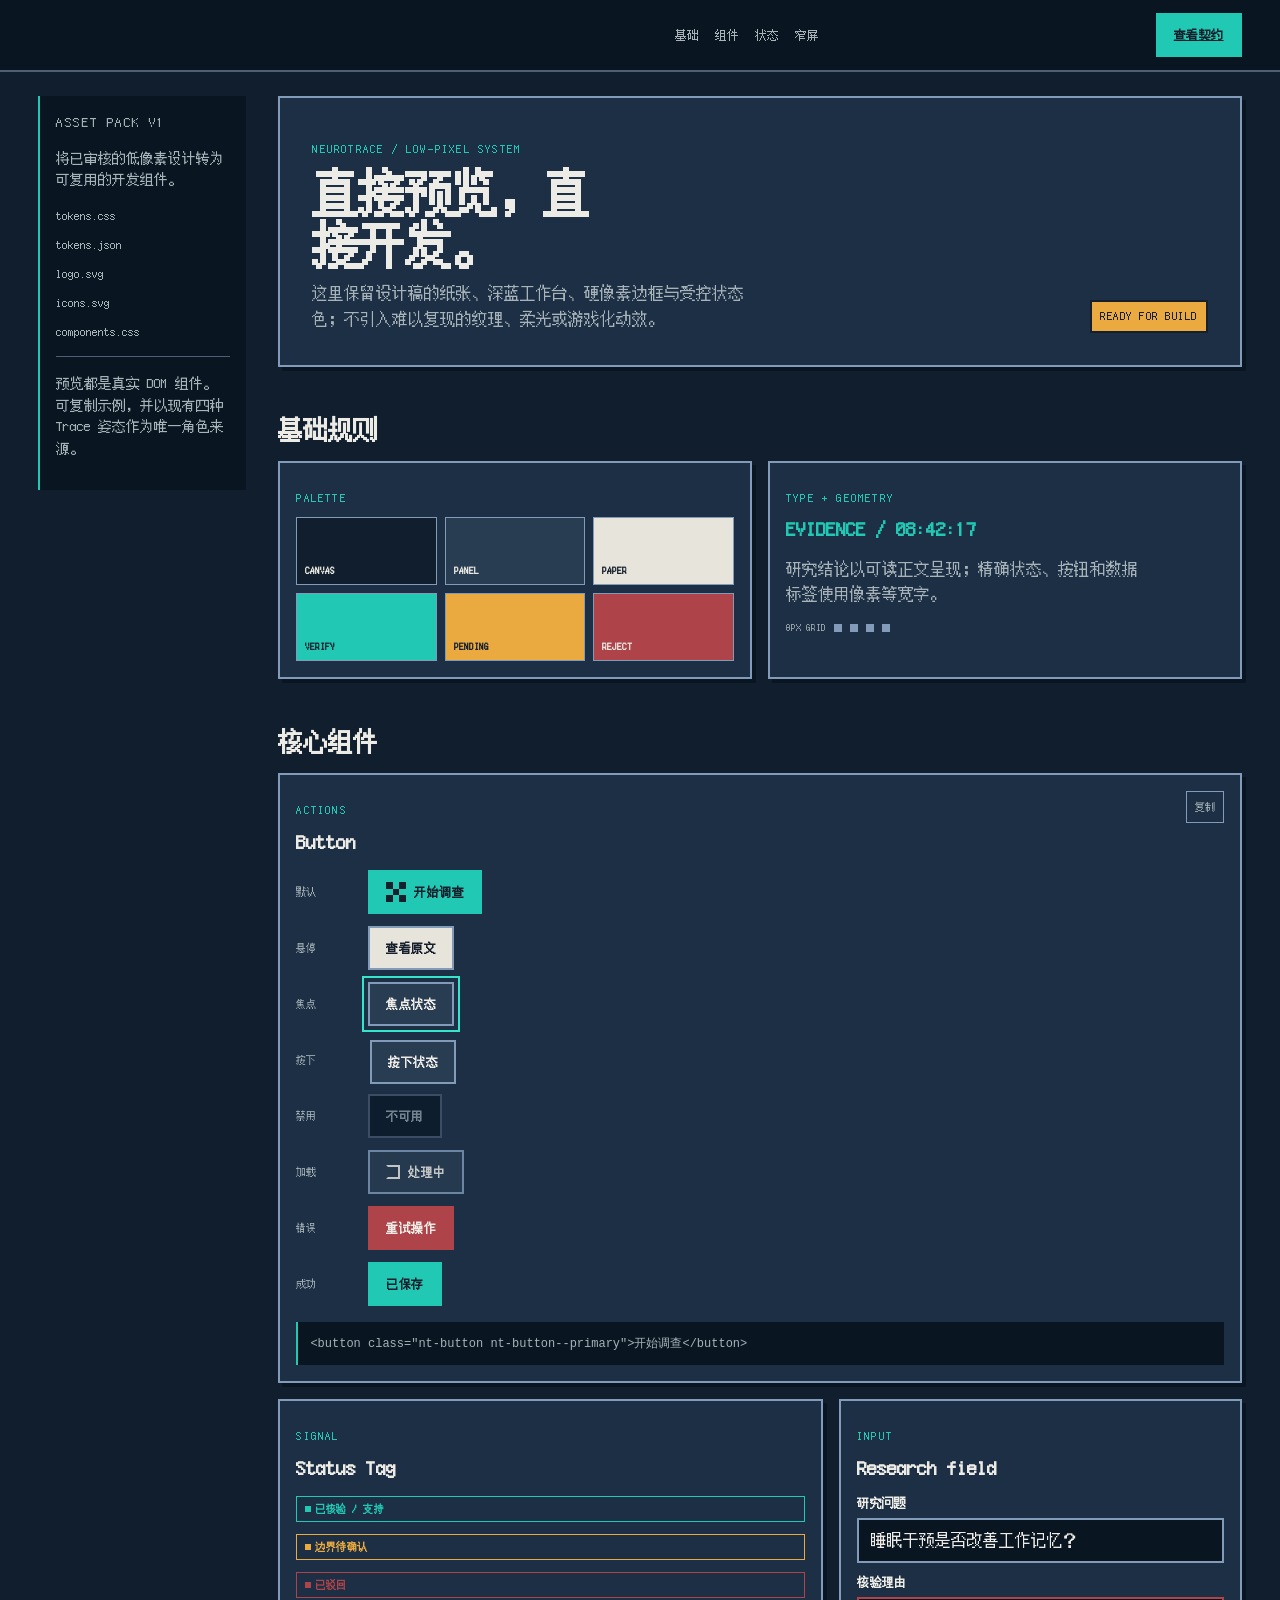
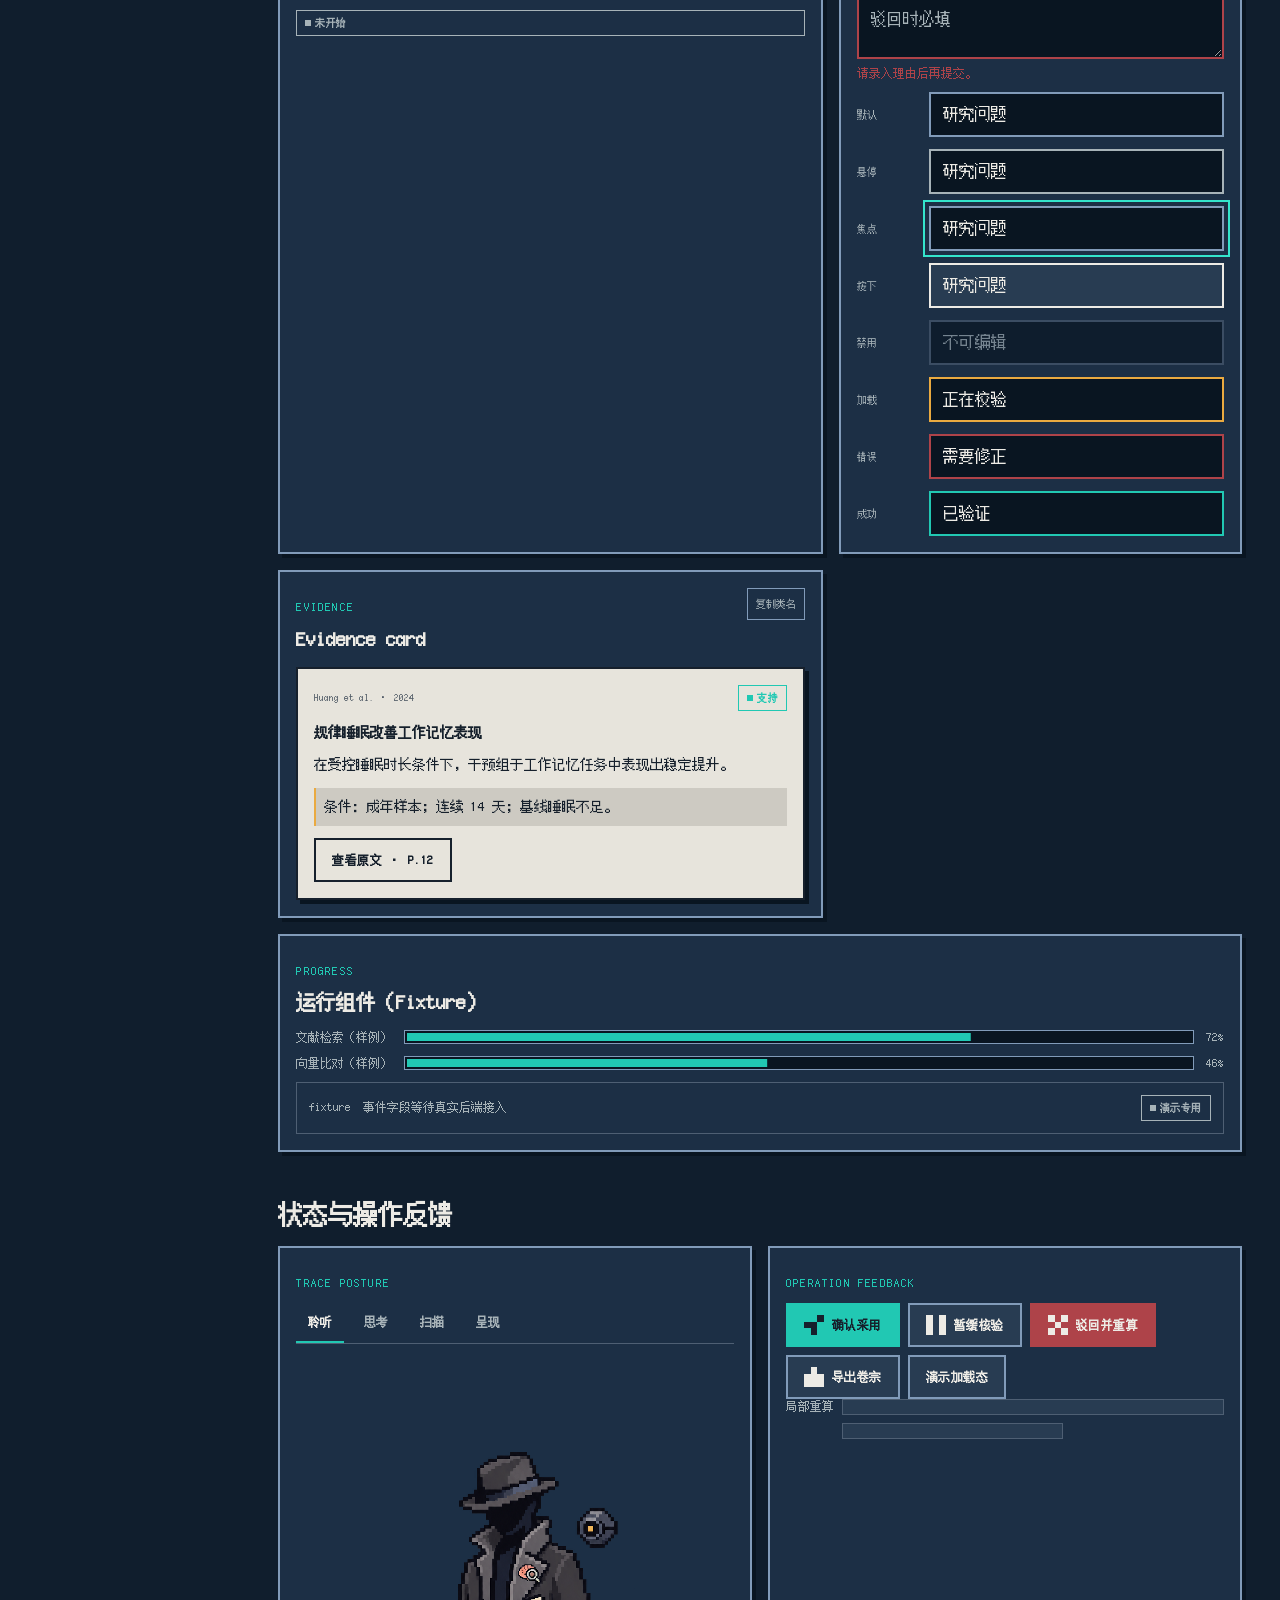
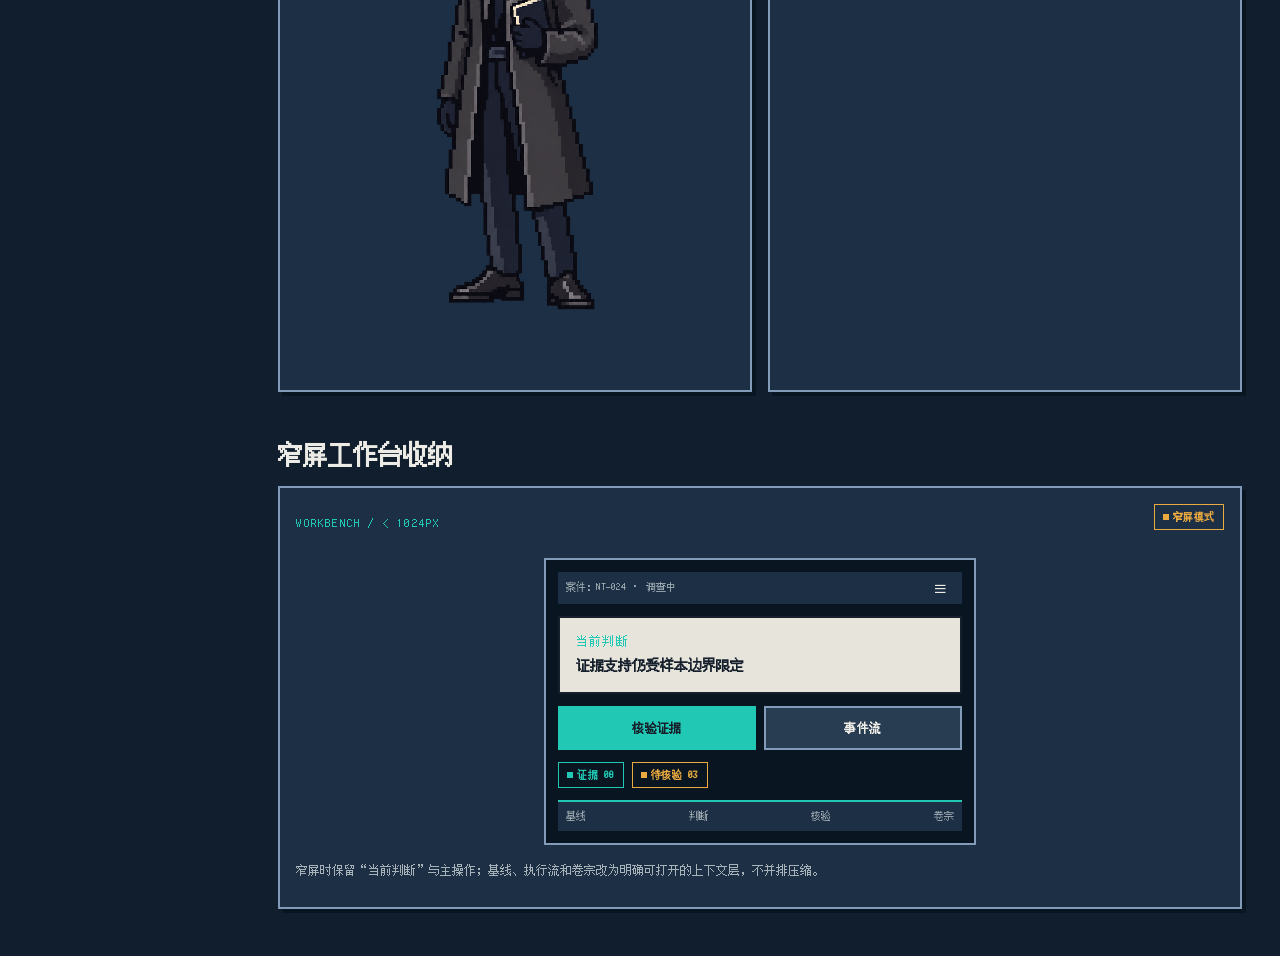
<file: assets/component-showcase/index.html>
<!doctype html>
<html lang="zh-CN">
  <head>
    <meta charset="UTF-8" />
    <meta name="viewport" content="width=device-width, initial-scale=1, viewport-fit=cover" />
    <meta name="description" content="NeuroTrace low-pixel component showroom" />
    <title>NeuroTrace · Component Showroom</title>
    <link rel="stylesheet" href="../design-system/components.css" />
    <link rel="stylesheet" href="showcase.css" />
  </head>
  <body>
    <header class="showcase-header">
      <a class="showcase-brand" href="#top" aria-label="回到展厅顶部">
        <img src="../design-system/neurotrace-logo.svg" alt="NeuroTrace" width="260" height="40" />
      </a>
      <nav class="showcase-nav" aria-label="展厅目录">
        <a href="#foundation">基础</a>
        <a href="#components">组件</a>
        <a href="#states">状态</a>
        <a href="#responsive">窄屏</a>
      </nav>
      <a class="nt-button nt-button--primary showcase-contract" href="../design-system/DESIGN_CONTRACT.md">查看契约</a>
    </header>

    <main id="top" class="showcase-shell">
      <aside class="showcase-rail" aria-label="资产包索引">
        <p class="nt-kicker">Asset pack v1</p>
        <p>将已审核的低像素设计转为可复用的开发组件。</p>
        <ul>
          <li><a href="../design-system/tokens.css">tokens.css</a></li>
          <li><a href="../design-system/tokens.json">tokens.json</a></li>
          <li><a href="../design-system/neurotrace-logo.svg">logo.svg</a></li>
          <li><a href="../design-system/neurotrace-icons.svg">icons.svg</a></li>
          <li><a href="../design-system/components.css">components.css</a></li>
        </ul>
        <hr class="nt-rule" />
        <p class="nt-caption">预览都是真实 DOM 组件。可复制示例，并以现有四种 Trace 姿态作为唯一角色来源。</p>
      </aside>

      <div class="showcase-content">
        <section class="showcase-intro nt-panel" aria-labelledby="showcase-title">
          <div>
            <p class="nt-kicker">NeuroTrace / low-pixel system</p>
            <h1 id="showcase-title">直接预览，直接开发。</h1>
            <p>这里保留设计稿的纸张、深蓝工作台、硬像素边框与受控状态色；不引入难以复现的纹理、柔光或游戏化动效。</p>
          </div>
          <div class="showcase-intro__stamp nt-pixel">READY FOR BUILD</div>
        </section>

        <section id="foundation" class="showcase-section" aria-labelledby="foundation-title">
          <h2 id="foundation-title">基础规则</h2>
          <div class="foundation-grid">
            <article class="showcase-block nt-panel">
              <p class="nt-kicker">Palette</p>
              <div class="swatches" aria-label="NeuroTrace colour palette">
                <span class="swatch swatch--canvas">CANVAS</span>
                <span class="swatch swatch--panel">PANEL</span>
                <span class="swatch swatch--paper">PAPER</span>
                <span class="swatch swatch--teal">VERIFY</span>
                <span class="swatch swatch--amber">PENDING</span>
                <span class="swatch swatch--red">REJECT</span>
              </div>
            </article>
            <article class="showcase-block nt-panel type-specimen">
              <p class="nt-kicker">Type + geometry</p>
              <p class="type-specimen__pixel">EVIDENCE / 08:42:17</p>
              <p class="type-specimen__body">研究结论以可读正文呈现；精确状态、按钮和数据标签使用像素等宽字。</p>
              <div class="geometry-rule"><span>8PX GRID</span><i></i><i></i><i></i><i></i></div>
            </article>
          </div>
        </section>

        <section id="components" class="showcase-section" aria-labelledby="components-title">
          <h2 id="components-title">核心组件</h2>
          <div class="demo-grid">
            <article class="demo-block demo-block--wide nt-panel">
              <div class="demo-block__head"><div><p class="nt-kicker">Actions</p><h3>Button</h3></div><button class="copy-button" data-copy="&lt;button class=&quot;nt-button nt-button--primary&quot;&gt;开始调查&lt;/button&gt;">复制</button></div>
              <div class="demo-preview state-matrix" aria-label="按钮八种状态">
                <div class="state-row"><span class="state-row__label">默认</span><button class="nt-button nt-button--primary"><span class="nt-icon" aria-hidden="true"><svg><use href="../design-system/neurotrace-icons.svg#nt-scan" /></svg></span>开始调查</button></div>
                <div class="state-row"><span class="state-row__label">悬停</span><button class="nt-button is-hover">查看原文</button></div>
                <div class="state-row"><span class="state-row__label">焦点</span><button class="nt-button is-focus">焦点状态</button></div>
                <div class="state-row"><span class="state-row__label">按下</span><button class="nt-button is-active">按下状态</button></div>
                <div class="state-row"><span class="state-row__label">禁用</span><button class="nt-button" disabled>不可用</button></div>
                <div class="state-row"><span class="state-row__label">加载</span><button class="nt-button" data-state="loading">处理中</button></div>
                <div class="state-row"><span class="state-row__label">错误</span><button class="nt-button" data-state="error">重试操作</button></div>
                <div class="state-row"><span class="state-row__label">成功</span><button class="nt-button" data-state="success">已保存</button></div>
              </div>
              <pre class="code-sample"><code>&lt;button class="nt-button nt-button--primary"&gt;开始调查&lt;/button&gt;</code></pre>
            </article>

            <article class="demo-block nt-panel">
              <div class="demo-block__head"><div><p class="nt-kicker">Signal</p><h3>Status Tag</h3></div></div>
              <div class="demo-preview tag-stack">
                <span class="nt-tag nt-tag--support">已核验 / 支持</span>
                <span class="nt-tag nt-tag--qualify">边界待确认</span>
                <span class="nt-tag nt-tag--counter">已驳回</span>
                <span class="nt-tag nt-tag--neutral">未开始</span>
              </div>
            </article>

            <article class="demo-block nt-panel">
              <div class="demo-block__head"><div><p class="nt-kicker">Input</p><h3>Research field</h3></div></div>
              <div class="demo-preview form-stack">
                <label class="nt-field"><span class="nt-label">研究问题</span><input class="nt-input" value="睡眠干预是否改善工作记忆？" /></label>
                <label class="nt-field"><span class="nt-label">核验理由</span><textarea class="nt-input" aria-invalid="true" placeholder="驳回时必填"></textarea><span class="nt-field__error">请录入理由后再提交。</span></label>
                <div class="state-matrix" aria-label="输入框八种状态">
                  <div class="state-row"><span class="state-row__label">默认</span><input class="nt-input" value="研究问题" /></div>
                  <div class="state-row"><span class="state-row__label">悬停</span><input class="nt-input is-hover" value="研究问题" /></div>
                  <div class="state-row"><span class="state-row__label">焦点</span><input class="nt-input is-focus" value="研究问题" /></div>
                  <div class="state-row"><span class="state-row__label">按下</span><input class="nt-input is-active" value="研究问题" /></div>
                  <div class="state-row"><span class="state-row__label">禁用</span><input class="nt-input" value="不可编辑" disabled /></div>
                  <div class="state-row"><span class="state-row__label">加载</span><input class="nt-input" data-state="loading" value="正在校验" /></div>
                  <div class="state-row"><span class="state-row__label">错误</span><input class="nt-input" data-state="error" value="需要修正" /></div>
                  <div class="state-row"><span class="state-row__label">成功</span><input class="nt-input" data-state="success" value="已验证" /></div>
                </div>
              </div>
            </article>

            <article class="demo-block demo-block--evidence nt-panel">
              <div class="demo-block__head"><div><p class="nt-kicker">Evidence</p><h3>Evidence card</h3></div><button class="copy-button" data-copy="nt-evidence-card">复制类名</button></div>
              <article class="nt-evidence-card">
                <div class="nt-evidence-card__meta"><span>Huang et al. · 2024</span><span class="nt-tag nt-tag--support">支持</span></div>
                <h3>规律睡眠改善工作记忆表现</h3>
                <p>在受控睡眠时长条件下，干预组于工作记忆任务中表现出稳定提升。</p>
                <p class="nt-evidence-card__condition">条件：成年样本；连续 14 天；基线睡眠不足。</p>
                <button class="nt-button nt-button--paper">查看原文 · P.12</button>
              </article>
            </article>

            <article class="demo-block demo-block--wide nt-panel">
              <div class="demo-block__head"><div><p class="nt-kicker">Progress</p><h3>运行组件（Fixture）</h3></div></div>
              <div class="demo-preview progress-stack">
                <div class="nt-progress"><span>文献检索（样例）</span><div class="nt-progress__rail"><div class="nt-progress__value" style="--nt-progress-scale: .72"></div></div><span>72%</span></div>
                <div class="nt-progress"><span>向量比对（样例）</span><div class="nt-progress__rail"><div class="nt-progress__value" style="--nt-progress-scale: .46"></div></div><span>46%</span></div>
                <div class="execution-log" aria-label="运行事件样例"><span>fixture</span><span>事件字段等待真实后端接入</span><span class="nt-tag nt-tag--neutral">演示专用</span></div>
              </div>
            </article>
          </div>
        </section>

        <section id="states" class="showcase-section" aria-labelledby="states-title">
          <h2 id="states-title">状态与操作反馈</h2>
          <div class="states-layout">
            <article class="showcase-block nt-panel trace-block">
              <p class="nt-kicker">Trace posture</p>
              <div class="nt-tabs" role="tablist" aria-label="Trace posture variants">
                <button class="nt-tab" role="tab" aria-selected="true" aria-controls="trace-listening" id="tab-listening" data-tab="trace-listening">聆听</button>
                <button class="nt-tab" role="tab" aria-selected="false" aria-controls="trace-thinking" id="tab-thinking" data-tab="trace-thinking">思考</button>
                <button class="nt-tab" role="tab" aria-selected="false" aria-controls="trace-scanning" id="tab-scanning" data-tab="trace-scanning">扫描</button>
                <button class="nt-tab" role="tab" aria-selected="false" aria-controls="trace-presenting" id="tab-presenting" data-tab="trace-presenting">呈现</button>
              </div>
              <div class="nt-tab-panel" id="trace-listening" role="tabpanel" aria-labelledby="tab-listening"><img class="nt-trace" src="../trace-postures/trace-listening.png" alt="Trace 聆听姿态" /></div>
              <div class="nt-tab-panel" id="trace-thinking" role="tabpanel" aria-labelledby="tab-thinking" hidden><img class="nt-trace" src="../trace-postures/trace-thinking.png" alt="Trace 思考姿态" /></div>
              <div class="nt-tab-panel" id="trace-scanning" role="tabpanel" aria-labelledby="tab-scanning" hidden><img class="nt-trace" src="../trace-postures/trace-scanning.png" alt="Trace 扫描姿态" /></div>
              <div class="nt-tab-panel" id="trace-presenting" role="tabpanel" aria-labelledby="tab-presenting" hidden><img class="nt-trace" src="../trace-postures/trace-presenting.png" alt="Trace 呈现姿态" /></div>
            </article>
            <article class="showcase-block nt-panel">
              <p class="nt-kicker">Operation feedback</p>
              <div class="feedback-stack">
                <button class="nt-button nt-button--primary" data-toast="证据已纳入判断支撑网络。" data-tone="success"><span class="nt-icon"><svg><use href="../design-system/neurotrace-icons.svg#nt-check" /></svg></span>确认采用</button>
                <button class="nt-button" data-toast="证据已暂缓，保留在核验队列。" data-tone="warning"><span class="nt-icon"><svg><use href="../design-system/neurotrace-icons.svg#nt-pause" /></svg></span>暂缓核验</button>
                <button class="nt-button nt-button--danger" data-dialog="reject-dialog"><span class="nt-icon"><svg><use href="../design-system/neurotrace-icons.svg#nt-reject" /></svg></span>驳回并重算</button>
                <button class="nt-button" data-dialog="export-dialog"><span class="nt-icon"><svg><use href="../design-system/neurotrace-icons.svg#nt-download" /></svg></span>导出卷宗</button>
                <button class="nt-button" data-demo-loading>演示加载态</button>
              </div>
              <div class="loading-row"><span>局部重算</span><div class="nt-skeleton" aria-label="载入中"></div><div class="nt-skeleton" aria-hidden="true"></div></div>
            </article>
          </div>
        </section>

        <section id="responsive" class="showcase-section" aria-labelledby="responsive-title">
          <h2 id="responsive-title">窄屏工作台收纳</h2>
          <article class="responsive-demo nt-panel">
            <div class="responsive-demo__head"><p class="nt-kicker">Workbench / &lt; 1024px</p><span class="nt-tag nt-tag--qualify">窄屏模式</span></div>
            <div class="mobile-workbench" aria-label="窄屏工作台布局示意">
              <div class="mobile-workbench__bar">案件：NT-024 · 调查中 <button aria-label="打开案件导航">☰</button></div>
              <div class="mobile-workbench__assessment"><span class="nt-kicker">当前判断</span><strong>证据支持仍受样本边界限定</strong></div>
              <div class="mobile-workbench__actions"><button class="nt-button nt-button--primary">核验证据</button><button class="nt-button">事件流</button></div>
              <div class="mobile-workbench__cards"><span class="nt-tag nt-tag--support">证据 08</span><span class="nt-tag nt-tag--qualify">待核验 03</span></div>
              <div class="mobile-workbench__dock"><span>基线</span><span>判断</span><span>核验</span><span>卷宗</span></div>
            </div>
            <p class="nt-caption">窄屏时保留“当前判断”与主操作；基线、执行流和卷宗改为明确可打开的上下文层，不并排压缩。</p>
          </article>
        </section>
      </div>
    </main>

    <dialog id="reject-dialog" class="nt-dialog" aria-labelledby="reject-title">
      <form class="nt-dialog__body" method="dialog" id="reject-form">
        <div class="nt-dialog__head"><div><p class="nt-kicker">Critical verification</p><h2 id="reject-title">驳回证据并重算</h2></div><button class="nt-toast__close" value="cancel" aria-label="关闭">✕</button></div>
        <p class="nt-caption">驳回必须保留原因。提交后只刷新关联判断与条件矩阵。</p>
        <label class="nt-field"><span class="nt-label">驳回理由（必填）</span><textarea class="nt-input" name="reason" required placeholder="例如：实验条件不适用于本案样本"></textarea></label>
        <div class="nt-dialog__actions"><button class="nt-button" value="cancel">取消</button><button class="nt-button nt-button--danger" value="confirm">提交并重算</button></div>
      </form>
    </dialog>

    <dialog id="export-dialog" class="nt-dialog" aria-labelledby="export-title">
      <form class="nt-dialog__body" method="dialog" id="export-form">
        <div class="nt-dialog__head"><div><p class="nt-kicker">Case dossier</p><h2 id="export-title">导出案件卷宗</h2></div><button class="nt-toast__close" value="cancel" aria-label="关闭">✕</button></div>
        <p class="nt-caption">导出结构会硬隔离“文献实证事实”与“研究假设/推论建议”。</p>
        <div class="nt-dialog__actions"><button class="nt-button" value="cancel">取消</button><button class="nt-button nt-button--primary" value="confirm">生成归档</button></div>
      </form>
    </dialog>

    <div class="nt-toast-region" aria-live="polite" aria-label="操作反馈"></div>
    <script src="showcase.js"></script>
  </body>
</html>
</file>
<file: assets/design-system/components.css>
@import url("./tokens.css");

/* Hallmark · macrostructure: Component Playground / real preview blocks · theme: NeuroTrace Pixel · anchor: midnight navy.
   Pre-emit critique: P5 H5 E4 S5 R5 V5 · contrast: pass (40–41).
   The locked screens mandate a low-pixel research UI: no browser mockups, gradients, soft glow,
   rounded SaaS cards, fabricated metrics, or decorative motion. */

* { box-sizing: border-box; }
html, body { overflow-x: clip; }
body { margin: 0; background: var(--nt-canvas); color: var(--nt-text); font-family: var(--nt-font-body); }
button, input, textarea { font: inherit; }
button, [role="button"] { white-space: nowrap; }
button:focus-visible, a:focus-visible, input:focus-visible, textarea:focus-visible, [tabindex]:focus-visible {
  outline: var(--nt-border) solid var(--nt-focus); outline-offset: var(--nt-space-2xs);
}

.nt-pixel { font-family: var(--nt-font-pixel); letter-spacing: 0.04em; }
.nt-panel { background: var(--nt-surface); border: var(--nt-border) solid var(--nt-rule-strong); box-shadow: var(--nt-shadow-pixel); }
.nt-paper { background: var(--nt-paper); color: var(--nt-ink); border: var(--nt-border) solid var(--nt-ink); }
.nt-rule { border: 0; border-top: var(--nt-border-thin) solid var(--nt-rule); margin: var(--nt-space-md) 0; }
.nt-kicker { color: var(--nt-teal); font: var(--nt-text-xs)/1.2 var(--nt-font-pixel); letter-spacing: 0.1em; text-transform: uppercase; }
.nt-caption { color: var(--nt-text-muted); font-size: var(--nt-text-xs); line-height: 1.5; }
.nt-icon { display: inline-grid; width: 1.25rem; height: 1.25rem; place-items: center; flex: 0 0 auto; }
.nt-icon svg { width: 100%; height: 100%; }

.nt-button {
  min-height: 2.75rem; display: inline-flex; align-items: center; justify-content: center; gap: var(--nt-space-xs);
  padding: var(--nt-space-xs) var(--nt-space-md); border: var(--nt-border) solid var(--nt-rule-strong);
  border-radius: var(--nt-radius); background: var(--nt-surface-raised); color: var(--nt-text);
  font: 700 var(--nt-text-xs)/1 var(--nt-font-pixel); letter-spacing: 0.04em; cursor: pointer;
  transition: background-color var(--nt-dur-short) var(--nt-ease-out), color var(--nt-dur-short) var(--nt-ease-out), transform var(--nt-dur-micro) var(--nt-ease-out);
}
.nt-button:hover, .nt-button.is-hover { background: var(--nt-paper); color: var(--nt-ink); }
.nt-button:active, .nt-button.is-active { transform: translate(0.125rem, 0.125rem); }
.nt-button.is-focus { outline: var(--nt-border) solid var(--nt-focus); outline-offset: var(--nt-space-2xs); }
.nt-button--primary { background: var(--nt-teal); border-color: var(--nt-teal); color: var(--nt-ink); }
.nt-button--primary:hover { background: var(--nt-paper); }
.nt-button--danger { background: var(--nt-red); border-color: var(--nt-red); color: var(--nt-text); }
.nt-button--paper { background: var(--nt-paper); color: var(--nt-ink); border-color: var(--nt-ink); }
.nt-button[data-state="loading"] { cursor: progress; opacity: 0.8; }
.nt-button[data-state="loading"]::before { content: ""; width: 0.625rem; height: 0.625rem; border: var(--nt-border) solid currentColor; border-left-color: transparent; animation: nt-spin 700ms linear infinite; }
.nt-button[data-state="success"] { background: var(--nt-teal); border-color: var(--nt-teal); color: var(--nt-ink); }
.nt-button[data-state="error"] { background: var(--nt-red); border-color: var(--nt-red); color: var(--nt-text); }
.nt-button[disabled], .nt-button[data-state="disabled"] { background: var(--nt-surface-deep); border-color: var(--nt-rule); color: var(--nt-text-muted); cursor: not-allowed; opacity: 0.65; }

.nt-tag { display: inline-flex; align-items: center; gap: var(--nt-space-2xs); min-height: 1.625rem; padding: var(--nt-space-2xs) var(--nt-space-xs); border: var(--nt-border-thin) solid currentColor; font: 700 var(--nt-text-2xs)/1 var(--nt-font-pixel); letter-spacing: 0.05em; text-transform: uppercase; }
.nt-tag::before { content: ""; width: 0.375rem; height: 0.375rem; background: currentColor; }
.nt-tag--support { color: var(--nt-teal); }
.nt-tag--qualify { color: var(--nt-amber); }
.nt-tag--counter { color: var(--nt-red); }
.nt-tag--neutral { color: var(--nt-text-muted); }

.nt-field { display: grid; gap: var(--nt-space-xs); }
.nt-label { color: var(--nt-text); font: 700 var(--nt-text-xs)/1.2 var(--nt-font-pixel); letter-spacing: 0.04em; }
.nt-input { width: 100%; min-height: 2.75rem; border: var(--nt-border) solid var(--nt-rule-strong); border-radius: var(--nt-radius); background: var(--nt-surface-deep); color: var(--nt-text); padding: var(--nt-space-sm); resize: vertical; }
.nt-input:hover, .nt-input.is-hover { border-color: var(--nt-text-muted); }
.nt-input.is-focus { outline: var(--nt-border) solid var(--nt-focus); outline-offset: var(--nt-space-2xs); }
.nt-input.is-active { background: var(--nt-surface-raised); border-color: var(--nt-text); }
.nt-input::placeholder { color: var(--nt-text-muted); }
.nt-input[aria-invalid="true"], .nt-input[data-state="error"] { border-color: var(--nt-red); }
.nt-input[data-state="success"] { border-color: var(--nt-teal); }
.nt-input[data-state="loading"] { border-color: var(--nt-amber); cursor: progress; }
.nt-input:disabled, .nt-input[data-state="disabled"] { background: var(--nt-surface-deep); border-color: var(--nt-rule); color: var(--nt-text-muted); cursor: not-allowed; opacity: 0.65; }
.nt-field__error { min-height: 1lh; color: var(--nt-red); font-size: var(--nt-text-xs); }

.nt-card { padding: var(--nt-space-md); }
.nt-evidence-card { display: grid; gap: var(--nt-space-sm); padding: var(--nt-space-md); background: var(--nt-paper); color: var(--nt-ink); border: var(--nt-border) solid var(--nt-ink); box-shadow: 0.25rem 0.25rem 0 var(--nt-surface-deep); }
.nt-evidence-card__meta { display: flex; gap: var(--nt-space-xs); align-items: center; justify-content: space-between; color: var(--nt-ink-muted); font: var(--nt-text-2xs)/1.4 var(--nt-font-pixel); }
.nt-evidence-card h3 { margin: 0; font: 700 var(--nt-text-sm)/1.4 var(--nt-font-pixel); }
.nt-evidence-card p { margin: 0; font-size: var(--nt-text-sm); line-height: 1.55; }
.nt-evidence-card__condition { padding: var(--nt-space-xs); border-left: var(--nt-border) solid var(--nt-amber); background: var(--nt-paper-muted); color: var(--nt-ink); font-size: var(--nt-text-xs); }
.nt-evidence-card .nt-button { justify-self: start; }

.nt-progress { display: grid; grid-template-columns: auto minmax(0, 1fr) auto; gap: var(--nt-space-sm); align-items: center; color: var(--nt-text-muted); font: var(--nt-text-xs)/1 var(--nt-font-pixel); font-variant-numeric: tabular-nums; }
.nt-progress__rail { height: 0.875rem; border: var(--nt-border-thin) solid var(--nt-rule-strong); background: var(--nt-surface-deep); padding: var(--nt-space-3xs); }
.nt-progress__value { height: 100%; width: 100%; background: var(--nt-teal); transform: scaleX(var(--nt-progress-scale, 0)); transform-origin: left center; transition: transform var(--nt-dur-long) var(--nt-ease-out); }

.nt-tabs { display: flex; gap: var(--nt-space-xs); flex-wrap: wrap; border-bottom: var(--nt-border-thin) solid var(--nt-rule); }
.nt-tab { min-height: 2.5rem; padding: var(--nt-space-xs) var(--nt-space-sm); border: 0; border-bottom: var(--nt-border) solid transparent; background: transparent; color: var(--nt-text-muted); font: 700 var(--nt-text-xs)/1 var(--nt-font-pixel); cursor: pointer; }
.nt-tab[aria-selected="true"] { border-bottom-color: var(--nt-teal); color: var(--nt-text); }
.nt-tab-panel { padding-top: var(--nt-space-md); }

.nt-toast-region { position: fixed; right: var(--nt-space-md); bottom: var(--nt-space-md); z-index: var(--nt-z-toast); display: grid; gap: var(--nt-space-xs); width: min(22rem, calc(100% - 2rem)); }
.nt-toast { display: flex; align-items: flex-start; gap: var(--nt-space-sm); padding: var(--nt-space-sm); background: var(--nt-paper); color: var(--nt-ink); border: var(--nt-border) solid var(--nt-ink); box-shadow: var(--nt-shadow-pixel); animation: nt-toast-in var(--nt-dur-long) var(--nt-ease-out) both; }
.nt-toast[data-tone="warning"] { border-left: 0.375rem solid var(--nt-amber); }
.nt-toast[data-tone="error"] { border-left: 0.375rem solid var(--nt-red); }
.nt-toast[data-tone="success"] { border-left: 0.375rem solid var(--nt-teal); }
.nt-toast__text { flex: 1; font-size: var(--nt-text-xs); line-height: 1.45; }
.nt-toast__close { padding: 0; border: 0; background: transparent; color: var(--nt-ink); cursor: pointer; }

.nt-skeleton { min-height: 1rem; background: var(--nt-surface-raised); border: var(--nt-border-thin) solid var(--nt-rule); animation: nt-skeleton 1.2s var(--nt-ease-in-out) infinite alternate; }
.nt-trace { display: block; max-width: 100%; height: auto; image-rendering: pixelated; }
.nt-dialog { width: min(36rem, calc(100% - 2rem)); padding: 0; border: var(--nt-border) solid var(--nt-rule-strong); background: var(--nt-surface); color: var(--nt-text); box-shadow: 0.5rem 0.5rem 0 var(--nt-surface-deep); }
.nt-dialog::backdrop { background: color-mix(in oklch, var(--nt-surface-deep) 78%, transparent); }
.nt-dialog__body { display: grid; gap: var(--nt-space-md); padding: var(--nt-space-lg); }
.nt-dialog__head { display: flex; gap: var(--nt-space-md); align-items: flex-start; justify-content: space-between; }
.nt-dialog__head h2 { margin: 0; font: 700 var(--nt-text-md)/1.2 var(--nt-font-pixel); }
.nt-dialog__actions { display: flex; gap: var(--nt-space-xs); flex-wrap: wrap; justify-content: flex-end; }

@keyframes nt-spin { to { transform: rotate(1turn); } }
@keyframes nt-skeleton { to { opacity: 0.5; } }
@keyframes nt-toast-in { from { opacity: 0; transform: translateY(0.75rem); } to { opacity: 1; transform: translateY(0); } }
@media (prefers-reduced-motion: reduce) {
  *, *::before, *::after { animation-duration: 150ms !important; animation-iteration-count: 1 !important; transition-duration: 150ms !important; }
}
</file>
<file: assets/component-showcase/showcase.css>
/* Hallmark · macrostructure: Component Playground / preview plus code · theme: NeuroTrace Pixel · anchor: midnight navy.
   Pre-emit critique: P5 H5 E4 S5 R5 V5 · contrast: pass (40–41). */
@import url("../design-system/tokens.css");

.showcase-header { position: sticky; top: 0; z-index: var(--nt-z-sticky); display: grid; grid-template-columns: auto 1fr auto; gap: var(--nt-space-lg); align-items: center; min-height: 4.5rem; padding: var(--nt-space-sm) clamp(var(--nt-space-md), 3vw, var(--nt-space-2xl)); background: var(--nt-surface-deep); border-bottom: var(--nt-border) solid var(--nt-rule); }
.showcase-brand { display: inline-flex; align-items: center; min-width: 0; }
.showcase-brand img { width: min(14.25rem, 100%); height: auto; }
.showcase-nav { display: flex; justify-content: center; gap: var(--nt-space-md); }
.showcase-nav a, .showcase-rail a { color: var(--nt-text-muted); font: var(--nt-text-xs)/1.2 var(--nt-font-pixel); text-decoration: none; white-space: nowrap; }
.showcase-nav a:hover, .showcase-rail a:hover { color: var(--nt-teal); }
.showcase-shell { display: grid; grid-template-columns: minmax(0, 1fr); gap: var(--nt-space-xl); max-width: 100rem; margin: 0 auto; padding: var(--nt-space-lg) clamp(var(--nt-space-md), 3vw, var(--nt-space-2xl)) var(--nt-space-2xl); }
.showcase-rail { display: none; }
.showcase-content { min-width: 0; display: grid; gap: var(--nt-space-2xl); }
.showcase-intro { display: grid; gap: var(--nt-space-lg); padding: var(--nt-space-xl); }
.showcase-intro h1 { max-width: 13ch; margin: var(--nt-space-xs) 0; font: 700 clamp(var(--nt-text-xl), 4vw, 3rem)/1.08 var(--nt-font-pixel); letter-spacing: -0.04em; overflow-wrap: anywhere; }
.showcase-intro p:not(.nt-kicker) { max-width: 56ch; margin: 0; color: var(--nt-text-muted); line-height: 1.65; }
.showcase-intro__stamp { align-self: end; justify-self: start; padding: var(--nt-space-xs); color: var(--nt-ink); background: var(--nt-amber); border: var(--nt-border) solid var(--nt-ink); font-size: var(--nt-text-xs); }
.showcase-section { display: grid; gap: var(--nt-space-md); scroll-margin-top: 5.5rem; }
.showcase-section > h2 { margin: 0; font: 700 var(--nt-text-lg)/1.2 var(--nt-font-pixel); }
.foundation-grid, .states-layout { display: grid; grid-template-columns: minmax(0, 1fr); gap: var(--nt-md, var(--nt-space-md)); }
.showcase-block, .demo-block, .responsive-demo { padding: var(--nt-space-md); }
.swatches { display: grid; grid-template-columns: repeat(3, minmax(0, 1fr)); gap: var(--nt-space-xs); }
.swatch { min-height: 4.25rem; display: grid; place-items: end start; padding: var(--nt-space-xs); border: var(--nt-border-thin) solid var(--nt-rule-strong); font: 700 var(--nt-text-2xs)/1 var(--nt-font-pixel); }
.swatch--canvas { background: var(--nt-canvas); }.swatch--panel { background: var(--nt-surface-raised); }.swatch--paper { background: var(--nt-paper); color: var(--nt-ink); }.swatch--teal { background: var(--nt-teal); color: var(--nt-ink); }.swatch--amber { background: var(--nt-amber); color: var(--nt-ink); }.swatch--red { background: var(--nt-red); }
.type-specimen__pixel { margin: var(--nt-space-sm) 0; color: var(--nt-teal); font: 700 var(--nt-text-md)/1.2 var(--nt-font-pixel); }
.type-specimen__body { max-width: 45ch; color: var(--nt-text-muted); line-height: 1.55; }
.geometry-rule { display: flex; align-items: center; gap: var(--nt-space-xs); color: var(--nt-text-muted); font: var(--nt-text-2xs)/1 var(--nt-font-pixel); }.geometry-rule i { width: var(--nt-pixel); height: var(--nt-pixel); background: var(--nt-rule-strong); }
.demo-grid { display: grid; gap: var(--nt-space-md); }
.demo-block { min-width: 0; display: grid; align-content: start; gap: var(--nt-space-md); }
.demo-block__head, .responsive-demo__head { display: flex; align-items: start; justify-content: space-between; gap: var(--nt-space-md); }.demo-block__head h3 { margin: var(--nt-space-2xs) 0 0; font: 700 var(--nt-text-md)/1.2 var(--nt-font-pixel); }
.demo-preview { min-width: 0; }.button-row, .feedback-stack { display: flex; gap: var(--nt-space-xs); flex-wrap: wrap; }.tag-stack, .form-stack, .progress-stack, .state-matrix { display: grid; gap: var(--nt-space-sm); }.state-row { display: grid; grid-template-columns: 3.75rem minmax(0, 1fr); gap: var(--nt-space-sm); align-items: center; }.state-row__label { color: var(--nt-text-muted); font: var(--nt-text-2xs)/1.2 var(--nt-font-pixel); }.state-row .nt-button { justify-self: start; }.state-row .nt-input { min-width: 0; }
.copy-button { min-height: 2rem; padding: var(--nt-space-xs); border: var(--nt-border-thin) solid var(--nt-rule-strong); background: transparent; color: var(--nt-text-muted); font: var(--nt-text-2xs)/1 var(--nt-font-pixel); cursor: pointer; }.copy-button[data-state="copied"] { color: var(--nt-teal); border-color: var(--nt-teal); }
.code-sample { overflow: auto; margin: 0; padding: var(--nt-space-sm); background: var(--nt-surface-deep); border-left: var(--nt-border) solid var(--nt-teal); color: var(--nt-text-muted); font: var(--nt-text-xs)/1.55 var(--nt-font-pixel); }
.execution-log { display: grid; grid-template-columns: auto minmax(0, 1fr) auto; gap: var(--nt-space-sm); align-items: center; padding: var(--nt-space-sm); border: var(--nt-border-thin) solid var(--nt-rule); color: var(--nt-text-muted); font: var(--nt-text-xs)/1.3 var(--nt-font-pixel); }
.trace-block { overflow: hidden; }.trace-block .nt-trace { width: min(100%, 23rem); margin: 0 auto; }
.feedback-stack { align-content: start; }.loading-row { display: grid; grid-template-columns: auto minmax(0, 1fr); gap: var(--nt-space-xs); align-items: center; color: var(--nt-text-muted); font: var(--nt-text-xs)/1.2 var(--nt-font-pixel); }.loading-row .nt-skeleton:last-child { grid-column: 2; width: 58%; }
.mobile-workbench { display: grid; gap: var(--nt-space-sm); max-width: 27rem; margin: var(--nt-space-md) auto; padding: var(--nt-space-sm); background: var(--nt-surface-deep); border: var(--nt-border) solid var(--nt-rule-strong); }.mobile-workbench__bar, .mobile-workbench__dock { display: flex; justify-content: space-between; gap: var(--nt-space-xs); align-items: center; padding: var(--nt-space-xs); background: var(--nt-surface); color: var(--nt-text-muted); font: var(--nt-text-2xs)/1.3 var(--nt-font-pixel); }.mobile-workbench__bar button { border: 0; background: transparent; color: var(--nt-text); font: var(--nt-text-sm)/1 var(--nt-font-pixel); }.mobile-workbench__assessment { display: grid; gap: var(--nt-space-xs); padding: var(--nt-space-md); background: var(--nt-paper); color: var(--nt-ink); border: var(--nt-border) solid var(--nt-ink); }.mobile-workbench__assessment strong { font: 700 var(--nt-text-sm)/1.4 var(--nt-font-pixel); }.mobile-workbench__actions { display: grid; grid-template-columns: minmax(0, 1fr) minmax(0, 1fr); gap: var(--nt-space-xs); }.mobile-workbench__cards { display: flex; gap: var(--nt-space-xs); flex-wrap: wrap; }.mobile-workbench__dock { border-top: var(--nt-border) solid var(--nt-teal); }

@media (min-width: 40rem) { .showcase-intro { grid-template-columns: minmax(0, 1fr) auto; align-items: end; }.foundation-grid, .states-layout { grid-template-columns: minmax(0, 1fr) minmax(0, 1fr); }.demo-grid { grid-template-columns: minmax(0, 1fr) minmax(0, 1fr); }.demo-block--wide, .demo-block--evidence { grid-column: span 2; } }
@media (min-width: 60rem) { .showcase-shell { grid-template-columns: 13rem minmax(0, 1fr); }.showcase-rail { display: block; position: sticky; top: 6rem; align-self: start; padding: var(--nt-space-md); background: var(--nt-surface-deep); border-left: var(--nt-border) solid var(--nt-teal); }.showcase-rail p { margin-top: 0; color: var(--nt-text-muted); font-size: var(--nt-text-sm); line-height: 1.55; }.showcase-rail ul { display: grid; gap: var(--nt-space-sm); padding: 0; margin: var(--nt-space-md) 0; list-style: none; }.demo-grid { grid-template-columns: minmax(0, 1.15fr) minmax(0, 0.85fr); }.demo-block--evidence { grid-column: auto; grid-row: span 2; }.demo-block--wide { grid-column: span 2; } }
@media (max-width: 39.99rem) { .showcase-header { grid-template-columns: minmax(0, 1fr) auto; }.showcase-brand img { width: 10.5rem; }.showcase-nav { display: none; }.showcase-contract { min-width: 2.75rem; padding-inline: var(--nt-space-xs); font-size: 0; }.showcase-contract::after { content: "契约"; font-size: var(--nt-text-2xs); }.execution-log { grid-template-columns: auto minmax(0, 1fr); }.execution-log .nt-tag { grid-column: 2; justify-self: start; }.mobile-workbench__dock { font-size: var(--nt-text-2xs); } }
@media (pointer: coarse) { .copy-button { min-height: 2.75rem; } }
</file>
